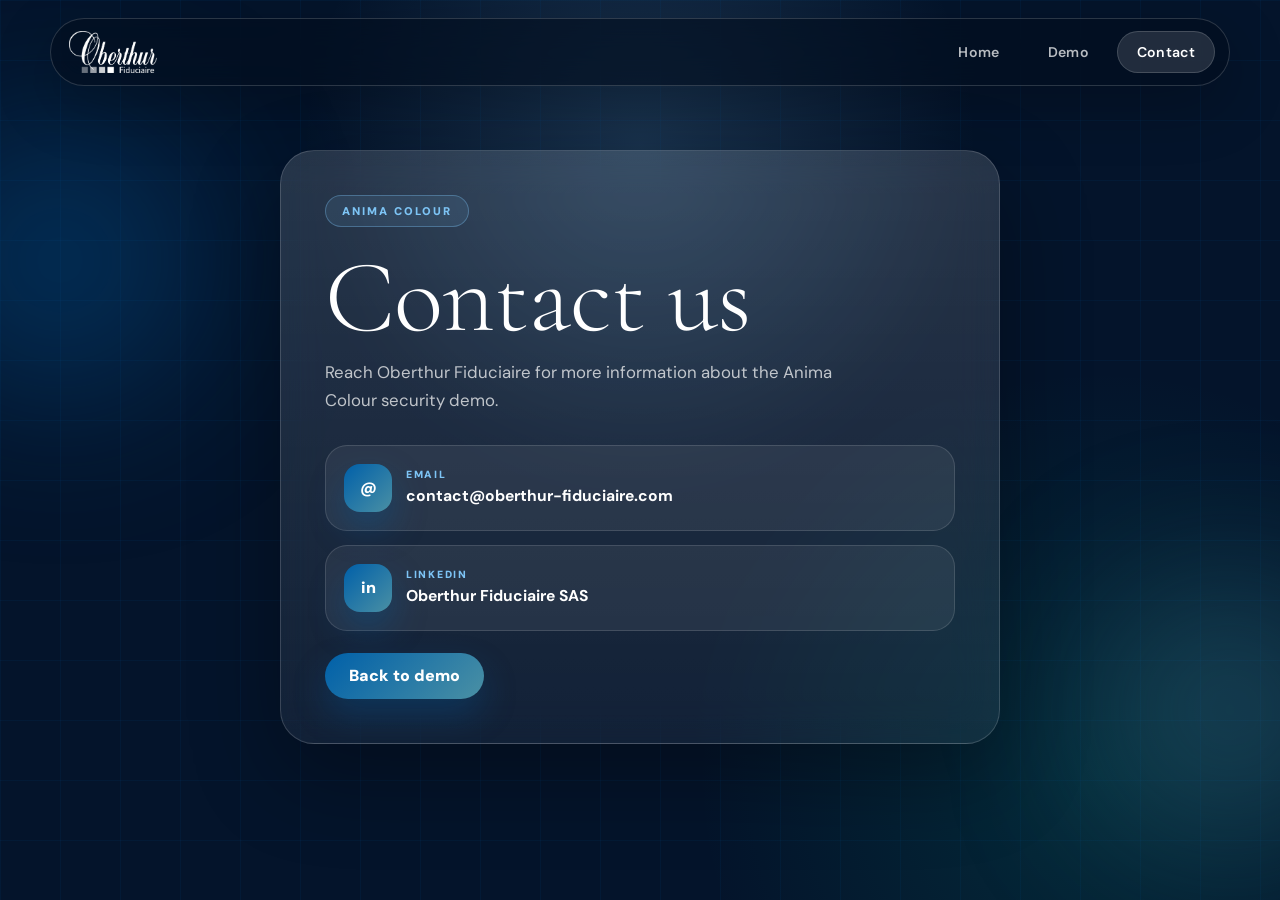
<file: contact.html>
<!DOCTYPE html>
<html lang="en">
<head>
  <meta charset="UTF-8" />
  <meta name="viewport" content="width=device-width, initial-scale=1.0" />
  <title>Contact — Anima Colour</title>
  <link rel="preconnect" href="https://fonts.googleapis.com" />
  <link rel="preconnect" href="https://fonts.gstatic.com" crossorigin />
  <link href="https://fonts.googleapis.com/css2?family=Cormorant+Garamond:wght@300;400;600&family=DM+Sans:wght@300;400;500;600;700&display=swap" rel="stylesheet" />
  <link rel="stylesheet" href="index.css" />
  <link rel="stylesheet" href="contact.css" />
</head>
<body>
  <header class="site-header contact-header">
    <div class="container header-inner">
      <a href="index.html" class="brand brand-logo" aria-label="Oberthur Fiduciaire home">
        <img src="Logo_oberthur.png" alt="Oberthur Fiduciaire" class="brand-logo-img" />
      </a>
      <nav class="main-nav" aria-label="Main navigation">
        <ul>
          <li><a href="index.html">Home</a></li>
          <li><a href="demo.html">Demo</a></li>
          <li><a href="contact.html" class="active">Contact</a></li>
        </ul>
      </nav>
    </div>
  </header>

  <main class="contact-main">
    <section class="contact-page">
      <div class="hero-bg-grid"></div>
      <div class="contact-glow contact-glow-1"></div>
      <div class="contact-glow contact-glow-2"></div>

      <div class="container contact-wrap">
        <article class="contact-card-main">
          <span class="contact-pill">Anima Colour</span>
          <h1>Contact us</h1>
          <p>Reach Oberthur Fiduciaire for more information about the Anima Colour security demo.</p>

          <div class="contact-links">
            <a class="contact-link" href="mailto:contact@oberthur-fiduciaire.com">
              <span class="link-icon">@</span>
              <span>
                <small>Email</small>
                <strong>contact@oberthur-fiduciaire.com</strong>
              </span>
            </a>

            <a class="contact-link" href="https://www.linkedin.com/search/results/all/?keywords=oberthur%20fiduciaire%20sas&origin=RICH_QUERY_SUGGESTION&spellCorrectionEnabled=false&heroEntityKey=urn%3Ali%3Aorganization%3A5866548&position=0" target="_blank" rel="noopener">
              <span class="link-icon">in</span>
              <span>
                <small>LinkedIn</small>
                <strong>Oberthur Fiduciaire SAS</strong>
              </span>
            </a>
          </div>

          <a href="demo.html" class="back-demo">Back to demo</a>
        </article>
      </div>
    </section>
  </main>
</body>
</html>
</file>
<file: index.css>
:root{
  --font-display:'Cormorant Garamond',serif;
  --font-body:'DM Sans',sans-serif;
  --oberthur-blue:#0060A9;
  --glacier-blue:#4A90A4;
  --mint-green:#00B894;
  --midnight-navy:#04142b;
  --deep-navy:#020d1d;
  --soft-white:#fff;
  --cloud-white:#f9f9f9;
  --line-grey:#e8e8e8;
  --text-dark:#04142b;
  --text-muted:#777;
}
*{box-sizing:border-box}
html{scroll-behavior:smooth}
body{margin:0;font-family:var(--font-body);color:var(--text-dark);background:#fff}
.container{width:min(1180px,calc(100% - 40px));margin:0 auto}
.site-header{position:fixed;top:18px;left:0;width:100%;z-index:1000;pointer-events:none}
.header-inner{pointer-events:auto;display:flex;align-items:center;justify-content:space-between;gap:24px;padding:12px 14px 12px 18px;border:1px solid rgba(255,255,255,.16);border-radius:999px;background:rgba(2,13,29,.62);backdrop-filter:blur(20px);box-shadow:0 20px 60px rgba(0,0,0,.24)}
.brand{display:inline-flex;align-items:center;gap:11px;color:#fff;text-decoration:none;font-size:.9rem;font-weight:700;letter-spacing:.4px;white-space:nowrap}
.brand-logo{gap:0!important;flex:0 1 auto;min-width:0}
.brand-logo-img{display:block;width:auto;height:42px;max-width:210px;object-fit:contain;filter:brightness(1.08)}
.main-nav ul,.footer-nav{display:flex;align-items:center;gap:8px;list-style:none;padding:0;margin:0}
.main-nav a{display:inline-flex;align-items:center;justify-content:center;min-height:42px;padding:0 20px;border-radius:999px;color:rgba(255,255,255,.72);text-decoration:none;font-size:.88rem;font-weight:600;letter-spacing:.3px;transition:.3s}
.main-nav a:hover,.main-nav a.active{color:#fff;background:rgba(255,255,255,.12)}
.main-nav a.active{box-shadow:inset 0 0 0 1px rgba(255,255,255,.16)}
.hero{background:var(--midnight-navy);min-height:100vh;display:grid;place-items:center;text-align:center;padding:110px 0 130px;position:relative;overflow:hidden}
.hero-bg-grid{position:absolute;inset:0;background-image:linear-gradient(rgba(0,96,169,.12) 1px,transparent 1px),linear-gradient(90deg,rgba(0,96,169,.12) 1px,transparent 1px);background-size:60px 60px;animation:gridDrift 30s linear infinite}
.hero-orb{position:absolute;border-radius:50%;filter:blur(90px);pointer-events:none}
.orb-1{width:500px;height:500px;background:radial-gradient(circle,rgba(0,96,169,.45),transparent 70%);top:-100px;left:-100px}
.orb-2{width:400px;height:400px;background:radial-gradient(circle,rgba(74,144,164,.35),transparent 70%);bottom:-80px;right:-80px}
.orb-3{width:300px;height:300px;background:radial-gradient(circle,rgba(0,184,148,.2),transparent 70%);top:50%;left:60%}
.hero-content{position:relative;z-index:2;padding:40px 20px}
.hero-eyebrow{display:inline-flex;align-items:center;gap:10px;background:rgba(0,96,169,.2);border:1px solid rgba(0,96,169,.4);border-radius:100px;padding:8px 20px;font-size:.8rem;font-weight:600;letter-spacing:2px;text-transform:uppercase;color:#7dc4f5;margin-bottom:40px;animation:fadeSlideUp .8s both}
.hero-eyebrow:before{content:'';width:6px;height:6px;background:#7dc4f5;border-radius:50%;animation:blink 1.5s infinite}
.hero h1{font-family:var(--font-display);font-size:clamp(4rem,9vw,7.5rem);font-weight:300;color:#fff;line-height:.95;letter-spacing:-1px;margin:0 0 30px;animation:fadeSlideUp .8s .15s both}
.hero h1 em{font-style:italic;background:linear-gradient(135deg,#7dc4f5,var(--glacier-blue),var(--mint-green));-webkit-background-clip:text;-webkit-text-fill-color:transparent;background-clip:text}
.hero-lead{font-size:clamp(1rem,2vw,1.3rem);color:rgba(255,255,255,.65);font-weight:300;max-width:580px;margin:0 auto 46px;line-height:1.7;animation:fadeSlideUp .8s .3s both}
.hero-actions{display:flex;gap:16px;justify-content:center;flex-wrap:wrap;margin-bottom:40px;animation:fadeSlideUp .8s .45s both}
.btn-hero-primary,.btn-hero-ghost,.btn-cta-white{text-decoration:none;transition:.3s}
.btn-hero-primary{background:linear-gradient(135deg,var(--oberthur-blue),var(--glacier-blue));color:#fff;padding:18px 42px;border-radius:10px;font-size:1rem;font-weight:700;letter-spacing:.5px}
.btn-hero-primary:hover,.btn-hero-ghost:hover,.btn-cta-white:hover{transform:translateY(-3px)}
.btn-hero-primary:hover{box-shadow:0 12px 40px rgba(0,96,169,.5)}
.btn-hero-ghost{background:rgba(255,255,255,.06);border:1px solid rgba(255,255,255,.2);color:rgba(255,255,255,.85);padding:18px 42px;border-radius:10px;font-size:1rem;font-weight:600}
.hero-scroll{position:absolute;bottom:34px;left:50%;transform:translateX(-50%);display:flex;flex-direction:column;align-items:center;gap:8px;color:rgba(255,255,255,.35);font-size:.75rem;letter-spacing:2px;text-transform:uppercase;animation:fadeIn 1s 1s both;pointer-events:none}
.hero-scroll-line{width:1px;height:50px;background:linear-gradient(to bottom,rgba(255,255,255,.3),transparent);animation:scrollPulse 2s infinite}
.stats-band{background:#fff;border-bottom:1px solid #eee;padding:50px 0}
.stats-grid{display:grid;grid-template-columns:repeat(4,1fr);gap:2px}
.stat-item{text-align:center;padding:30px 20px;position:relative}
.stat-item:not(:last-child):after{content:'';position:absolute;right:0;top:20%;bottom:20%;width:1px;background:var(--line-grey)}
.stat-number{display:block;font-family:var(--font-display);font-size:3rem;font-weight:600;color:var(--oberthur-blue);line-height:1}
.stat-label{display:block;margin-top:8px;font-size:.8rem;text-transform:uppercase;letter-spacing:1.5px;color:#999}
.features-section{background:var(--cloud-white);padding:120px 0}
.section-header{text-align:center;margin-bottom:80px}
.section-tag{display:inline-block;font-size:.72rem;letter-spacing:3px;text-transform:uppercase;color:var(--oberthur-blue);font-weight:700;margin-bottom:20px}
.section-header h2{font-family:var(--font-display);font-size:clamp(2rem,4vw,3.5rem);font-weight:300;color:var(--text-dark);margin:0 0 20px;line-height:1.1}
.section-header p{max-width:540px;margin:0 auto;color:var(--text-muted);font-size:1.05rem}
.features-grid{display:grid;grid-template-columns:repeat(3,1fr);gap:2px;background:var(--line-grey)}
.feature-card{background:#fff;padding:50px 40px;position:relative;overflow:hidden}
.feature-icon{width:56px;height:56px;background:linear-gradient(135deg,rgba(0,96,169,.1),rgba(74,144,164,.1));border-radius:14px;display:flex;align-items:center;justify-content:center;margin-bottom:28px;font-size:1.6rem}
.feature-card h3{font-family:var(--font-display);font-size:1.5rem;font-weight:400;color:var(--text-dark);margin:0 0 14px}
.feature-card p{color:#888;font-size:.95rem;line-height:1.7;margin:0}
.palette-section{background:var(--midnight-navy);padding:120px 0;color:#fff}
.palette-section .section-header h2{color:#fff}
.palette-section .section-header p{color:rgba(255,255,255,.5)}
.palette-section .section-tag{color:#7dc4f5}
.palette-track{display:flex;flex-wrap:wrap;gap:16px;justify-content:center;padding:20px 0 10px}
.palette-chip{flex:0 0 160px;border-radius:16px;overflow:hidden;cursor:default}
.palette-swatch{height:138px;width:100%;background-size:cover;background-position:center;background-repeat:no-repeat}
.palette-chip-label{background:rgba(255,255,255,.08);border:1px solid rgba(255,255,255,.1);border-top:none;padding:14px 18px;font-size:.82rem;font-weight:600;color:rgba(255,255,255,.8);border-radius:0 0 16px 16px}
.palette-amethyst .palette-swatch{background-image:url("couleurs/AMETHYST.png")}
.palette-aquamarine .palette-swatch{background-image:url("couleurs/AQUAMARINE.png")}
.palette-citrine .palette-swatch{background-image:url("couleurs/CITRINE.png")}
.palette-emerald .palette-swatch{background-image:url("couleurs/EMERALD.png")}
.palette-ruby .palette-swatch{background-image:url("couleurs/RUBY.png")}
.palette-sapphire .palette-swatch{background-image:url("couleurs/SAPPHIRE.png")}
.palette-topaz .palette-swatch{background-image:url("couleurs/TOPAZ.png")}
.palette-tourmaline .palette-swatch{background-image:url("couleurs/TOURMALINE.png")}
.cta-section-full{background:linear-gradient(135deg,var(--oberthur-blue),var(--glacier-blue));padding:120px 0;text-align:center;position:relative;overflow:hidden}
.cta-section-full h2{font-family:var(--font-display);font-size:clamp(2rem,5vw,4rem);color:#fff;font-weight:300;margin:0 0 20px}
.cta-section-full p{color:rgba(255,255,255,.8);font-size:1.15rem;margin:0 0 50px}
.btn-cta-white{display:inline-block;background:#fff;color:var(--oberthur-blue);padding:20px 50px;border-radius:10px;font-size:1rem;font-weight:700}
.btn-cta-white:hover{box-shadow:0 16px 50px rgba(0,0,0,.25)}
footer{background:var(--deep-navy);padding:60px 0 40px}
.footer-inner{display:flex;justify-content:space-between;align-items:center;flex-wrap:wrap;gap:30px;margin-bottom:40px}
.footer-squares{display:flex;gap:6px}
.footer-sq{width:10px;height:10px;border-radius:2px;background:var(--oberthur-blue)}
.footer-sq-light{opacity:.3}.footer-sq-medium{opacity:.5}.footer-sq-strong{opacity:.75}
.footer-nav{gap:30px}
.footer-nav a{color:rgba(255,255,255,.5);text-decoration:none;font-size:.85rem;transition:.3s}
.footer-nav a:hover{color:#fff}
footer p{color:rgba(255,255,255,.35);font-size:.82rem;text-align:center;margin:0;border-top:1px solid rgba(255,255,255,.06);padding-top:30px}
@keyframes gridDrift{from{transform:translateY(0)}to{transform:translateY(60px)}}
@keyframes blink{0%,100%{opacity:1}50%{opacity:.3}}
@keyframes scrollPulse{0%,100%{transform:scaleY(1);opacity:.5}50%{transform:scaleY(1.2);opacity:1}}
@keyframes fadeSlideUp{from{opacity:0;transform:translateY(24px)}to{opacity:1;transform:translateY(0)}}
@keyframes fadeIn{from{opacity:0}to{opacity:1}}
@media(max-width:900px){
  .header-inner{border-radius:22px;gap:10px}
  .main-nav ul{gap:6px}
  .stats-grid{grid-template-columns:repeat(2,1fr)}
  .features-grid{grid-template-columns:1fr}
  .stat-item:not(:last-child):after{display:none}
  .brand-logo-img{height:34px;max-width:170px}
}
@media(max-width:600px){
  .container{width:min(100% - 24px,1180px)}
  .site-header{top:10px}
  .header-inner{padding:10px 12px;flex-direction:column;overflow:hidden}
  .brand-logo-img{height:25px;max-width:122px}
  .main-nav{width:100%}
  .main-nav ul{display:grid;grid-template-columns:repeat(3,1fr);width:100%;gap:6px}
  .main-nav a{min-height:34px;padding:0 8px;font-size:.74rem}
  .hero{padding-top:155px;padding-bottom:120px}
  .hero-eyebrow{font-size:.68rem;margin-bottom:22px}
  .hero h1{font-size:clamp(3.6rem,16vw,5rem)}
  .hero-lead{font-size:1rem;margin-bottom:32px}
  .hero-actions{flex-direction:column;align-items:center;margin-bottom:52px}
  .btn-hero-primary,.btn-hero-ghost,.btn-cta-white{width:min(100%,330px)}
  .hero-scroll{bottom:24px}
  .stats-grid{grid-template-columns:1fr 1fr}
  .features-section,.palette-section,.cta-section-full{padding:80px 0}
  .footer-inner{flex-direction:column;align-items:flex-start}
}
</file>
<file: contact.css>
html,
body {
  min-height: 100%;
  background: #04142b;
}

.contact-main {
  background: #04142b;
}

.contact-page {
  min-height: 100vh;
  position: relative;
  overflow: hidden;
  padding: 150px 0 70px;
  background:
    radial-gradient(circle at 50% 16%, rgba(125, 196, 245, .18), transparent 34%),
    radial-gradient(circle at 86% 86%, rgba(0, 184, 148, .14), transparent 30%),
    #04142b;
  color: #fff;
}

.contact-page .hero-bg-grid {
  position: absolute;
  inset: 0;
  opacity: .7;
  pointer-events: none;
}

.contact-glow {
  position: absolute;
  border-radius: 999px;
  filter: blur(80px);
  pointer-events: none;
}

.contact-glow-1 {
  width: 280px;
  height: 280px;
  top: 120px;
  left: -80px;
  background: rgba(0, 96, 169, .34);
}

.contact-glow-2 {
  width: 260px;
  height: 260px;
  right: -80px;
  bottom: 60px;
  background: rgba(74, 144, 164, .28);
}

.contact-wrap {
  position: relative;
  z-index: 2;
  display: grid;
  place-items: center;
}

.contact-card-main {
  width: min(720px, 100%);
  padding: 44px;
  border: 1px solid rgba(255,255,255,.16);
  border-radius: 34px;
  background:
    linear-gradient(180deg, rgba(255,255,255,.14), rgba(255,255,255,.06));
  box-shadow: 0 32px 90px rgba(0,0,0,.32);
  backdrop-filter: blur(22px);
}

.contact-pill {
  display: inline-flex;
  width: fit-content;
  margin-bottom: 24px;
  padding: 8px 16px;
  border: 1px solid rgba(125,196,245,.34);
  border-radius: 999px;
  background: rgba(125,196,245,.10);
  color: #7dc4f5;
  text-transform: uppercase;
  letter-spacing: 2px;
  font-size: .7rem;
  font-weight: 900;
}

.contact-card-main h1 {
  margin: 0 0 16px;
  font-family: var(--font-display);
  font-size: clamp(3.8rem, 8vw, 6.5rem);
  font-weight: 300;
  line-height: .9;
  letter-spacing: -1px;
}

.contact-card-main p {
  max-width: 560px;
  margin: 0 0 30px;
  color: rgba(255,255,255,.72);
  font-size: 1.05rem;
  line-height: 1.65;
}

.contact-links {
  display: grid;
  gap: 14px;
  margin-bottom: 22px;
}

.contact-link {
  display: grid;
  grid-template-columns: 48px 1fr;
  gap: 14px;
  align-items: center;
  padding: 18px;
  border: 1px solid rgba(255,255,255,.13);
  border-radius: 22px;
  background: rgba(255,255,255,.065);
  color: #fff;
  text-decoration: none;
  transition: transform .25s, border-color .25s, background .25s;
}

.contact-link:hover {
  transform: translateY(-3px);
  border-color: rgba(125,196,245,.52);
  background: rgba(125,196,245,.11);
}

.link-icon {
  width: 48px;
  height: 48px;
  display: grid;
  place-items: center;
  border-radius: 16px;
  background: linear-gradient(135deg, #0060A9, #4A90A4);
  font-weight: 900;
  box-shadow: 0 16px 34px rgba(0,96,169,.34);
}

.contact-link small {
  display: block;
  margin-bottom: 4px;
  color: #7dc4f5;
  text-transform: uppercase;
  letter-spacing: 1.7px;
  font-size: .65rem;
  font-weight: 900;
}

.contact-link strong {
  display: block;
  overflow-wrap: anywhere;
  font-size: .98rem;
  line-height: 1.35;
}

.back-demo {
  display: inline-flex;
  align-items: center;
  justify-content: center;
  min-height: 46px;
  padding: 0 24px;
  border-radius: 999px;
  background: linear-gradient(135deg, #0060A9, #4A90A4);
  color: #fff;
  text-decoration: none;
  font-weight: 900;
  box-shadow: 0 16px 34px rgba(0,96,169,.30);
}

@media (max-width: 760px) {
  body {
    background: #04142b !important;
  }

  .contact-header {
    position: relative;
    top: auto;
    left: auto;
    padding-top: 10px;
  }

  .contact-page {
    min-height: calc(100vh - 112px);
    padding: 18px 0 34px;
    background:
      radial-gradient(circle at 50% 6%, rgba(125, 196, 245, .18), transparent 36%),
      #04142b;
  }

  .contact-wrap {
    width: min(100% - 22px, 1180px);
  }

  .contact-card-main {
    padding: 24px 18px 20px;
    border-radius: 28px;
    box-shadow: 0 22px 60px rgba(0,0,0,.28);
  }

  .contact-pill {
    margin-bottom: 18px;
    padding: 7px 13px;
    font-size: .6rem;
    letter-spacing: 1.5px;
  }

  .contact-card-main h1 {
    font-size: clamp(3.2rem, 16vw, 4.7rem);
    margin-bottom: 14px;
  }

  .contact-card-main p {
    margin-bottom: 22px;
    font-size: .88rem;
    line-height: 1.52;
  }

  .contact-links {
    gap: 10px;
    margin-bottom: 18px;
  }

  .contact-link {
    grid-template-columns: 42px 1fr;
    gap: 12px;
    padding: 14px;
    border-radius: 18px;
  }

  .link-icon {
    width: 42px;
    height: 42px;
    border-radius: 14px;
    font-size: .88rem;
  }

  .contact-link small {
    font-size: .56rem;
    letter-spacing: 1.35px;
  }

  .contact-link strong {
    font-size: .78rem;
  }

  .back-demo {
    width: 100%;
    min-height: 44px;
    font-size: .86rem;
  }
}

@media (max-width: 390px) {
  .contact-card-main {
    padding: 22px 15px 18px;
  }

  .contact-card-main h1 {
    font-size: clamp(2.8rem, 15vw, 4rem);
  }

  .contact-link {
    padding: 12px;
  }

  .contact-link strong {
    font-size: .72rem;
  }
}
</file>
